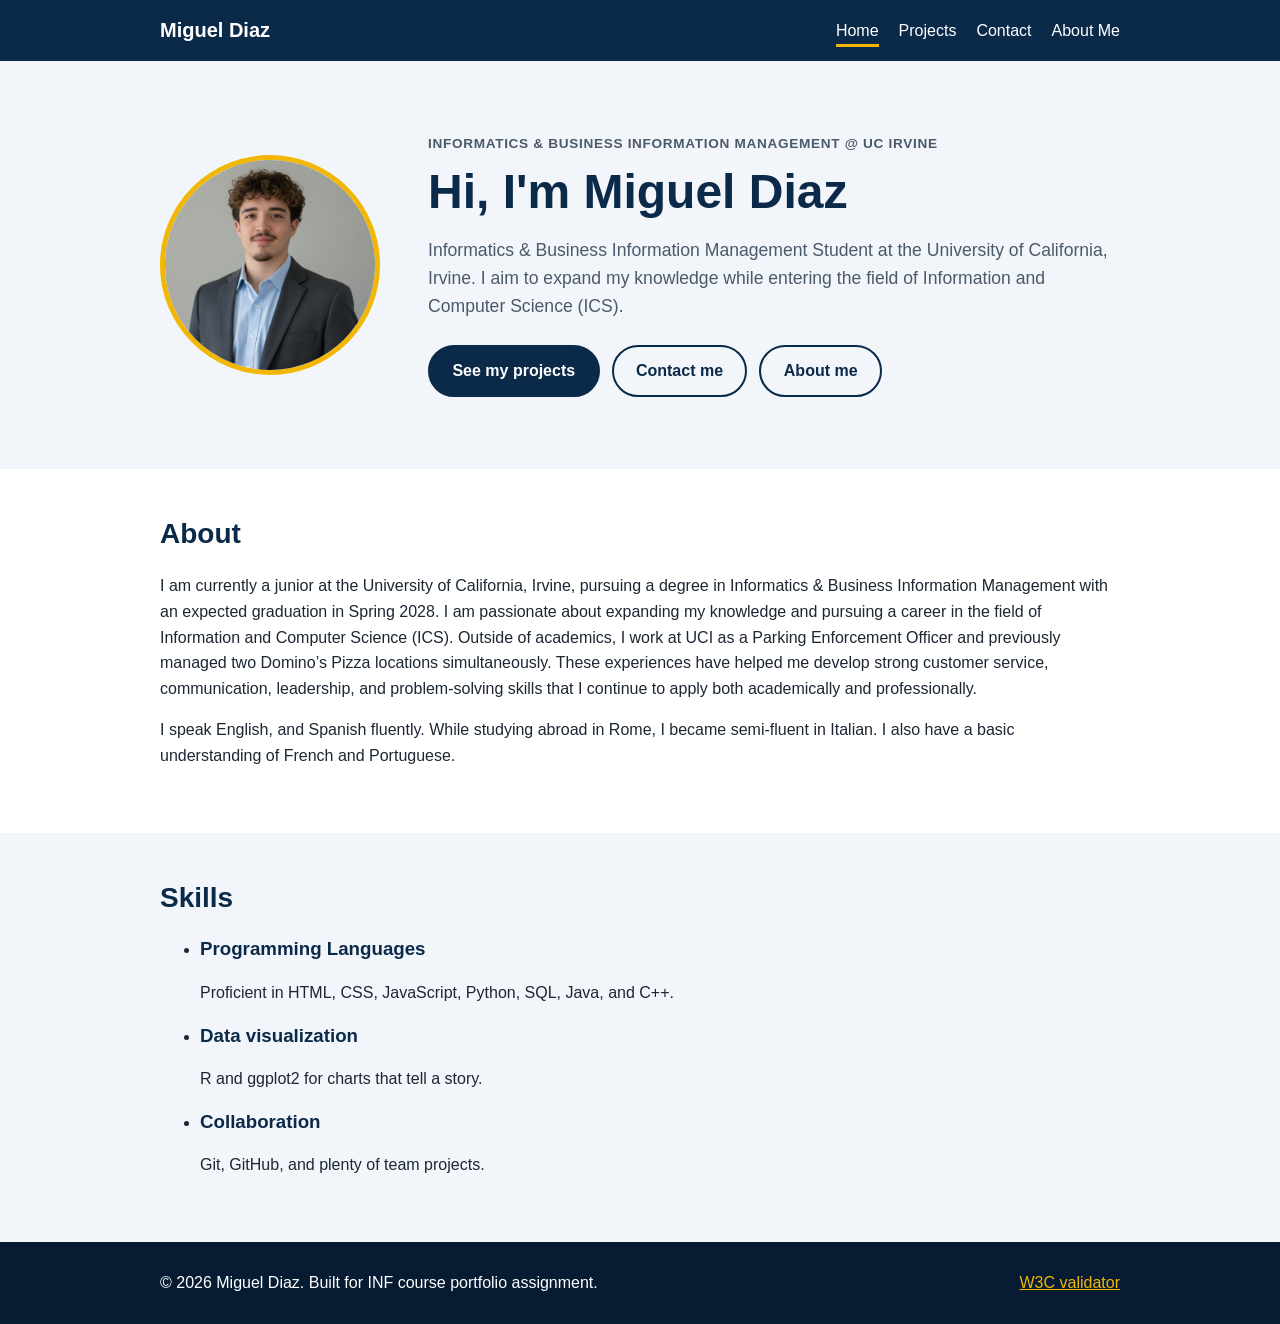
<file: index.html>
<!doctype html>
<html lang="en">

<!--
WRITTEN BY: Miguel Diaz
EMAIL: mdiazqui@uci.edu
-->

<head>
  <meta charset="utf-8">
  <meta name="viewport" content="width=device-width, initial-scale=1">
  <meta name="author" content="Miguel Diaz">
  <meta name="description" content="Portfolio of Miguel Diaz, an Informatics & Business Information Management student at UC Irvine.">
  <link rel="preconnect" href="https://fonts.googleapis.com">
  <link rel="preconnect" href="https://fonts.gstatic.com" crossorigin>
  <link href="https://fonts.googleapis.com/css2?family=Roboto:wght@400;700&display=swap" rel="stylesheet">
  <link rel="stylesheet" href="css/style.css">
  <title>Miguel Diaz | Portfolio</title>
</head>

<body>
  <a class="skip-link" href="#main-content">Skip to main content</a>
  <header class = "site-header">
    <div class = "container header-inner">
      <a class="brand" href="index.html">Miguel Diaz</a>
      <nav aria-label="main navigation">
        <ul class = "nav-list">
          <li><a href="index.html" aria-current="page">Home</a></li>
          <li><a href="projects.html">Projects</a></li>
          <li><a href="contact.html">Contact</a></li>
          <li><a href="about_me.html">About Me</a></li>
        </ul>
      </nav>
    </div>
  </header>

  <main id="main">
    <section class="hero">
      <div class= "container hero-inner">
        <img class="profile-img" src="images/profile.png" width = "200" height = "220" 
          alt="Profile picture Miguel Diaz">
        <div class="hero-text">
          <p class="eyebrow"> Informatics & Business Information Management @ UC Irvine</p>
          <h1>Hi, I'm Miguel Diaz</h1>
          <p class = "lead">Informatics & Business Information Management Student at the University of California, Irvine. I aim to expand 
                            my knowledge while entering the field of Information and Computer Science (ICS).</p>
          <p class = "button-row"> 
            <a class="btn btn-primary" href="projects.html"> See my projects </a>
            <a class="btn btn-secondary" href="contact.html"> Contact me </a>
            <a class="btn btn-secondary" href="about_me.html"> About me </a>
          </p>
        </div>
      </div>
    </section>

    <section class="section" aria-labelledby="about-heading">
      <div class="container">
        <h2 id="about-heading">About</h2>
        <p> I am currently a junior at the University of California, Irvine, pursuing a degree in Informatics & Business Information Management
           with an expected graduation in Spring 2028. I am passionate about expanding my knowledge and pursuing a career in the field of 
           Information and Computer Science (ICS). Outside of academics, I work at UCI as a Parking Enforcement Officer and previously managed 
           two Domino’s Pizza locations simultaneously. These experiences have helped me develop strong customer service, communication, 
           leadership, and problem-solving skills that I continue to apply both academically and professionally.

        </p>
        <p> 
          I speak English, and Spanish fluently. While studying abroad in Rome, I became semi-fluent in Italian. 
          I also have a basic understanding of French and Portuguese. 
        </p>
      </div>
    </section>

    <section class="section section-alt" aria-labelledby="skills-heading">
      <div class="container">
        <h2 id="skills-heading">Skills</h2>
        <ul class="skills-list">
          <li class="skill">
            <h3> Programming Languages</h3>
            <p> Proficient in HTML, CSS, JavaScript, Python, SQL, Java, and C++.</p>
          </li>
          <li class="skill">
            <h3> Data visualization</h3>
            <p> R and ggplot2 for charts that tell a story.</p>
          </li>
          <li class="skill">
            <h3> Collaboration</h3>
            <p> Git, GitHub, and plenty of team projects. </p>
          </li>
        </ul>
      </div>
    </section>
  </main>

  <footer class="site-footer">
    <div class="container footer-inner">
      <p>&copy; 2026 Miguel Diaz. Built for INF course portfolio assignment. </p>
      <p>
        <a href="http://validator.w3.org/check?uri=referer">
       W3C validator
        </a>
     </p>
    </div>
  </footer>
</body>

</html>
</file>
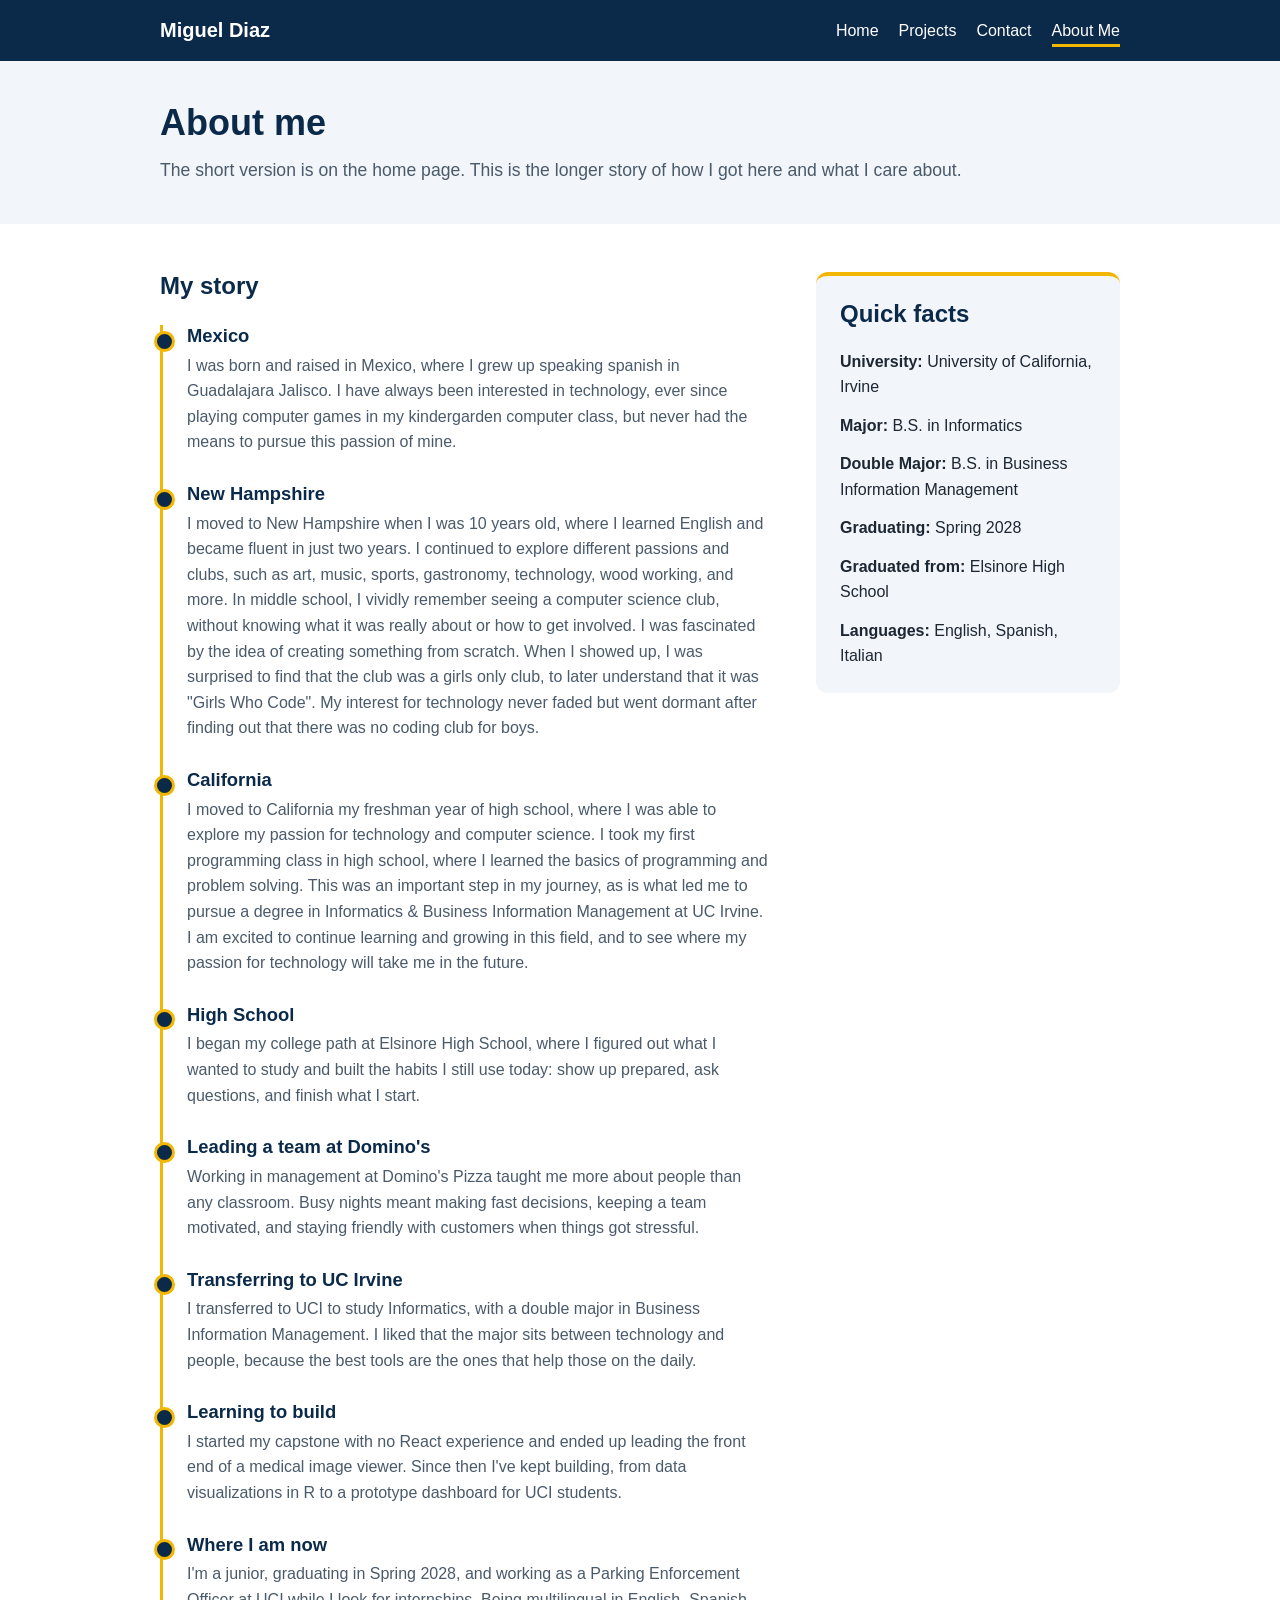
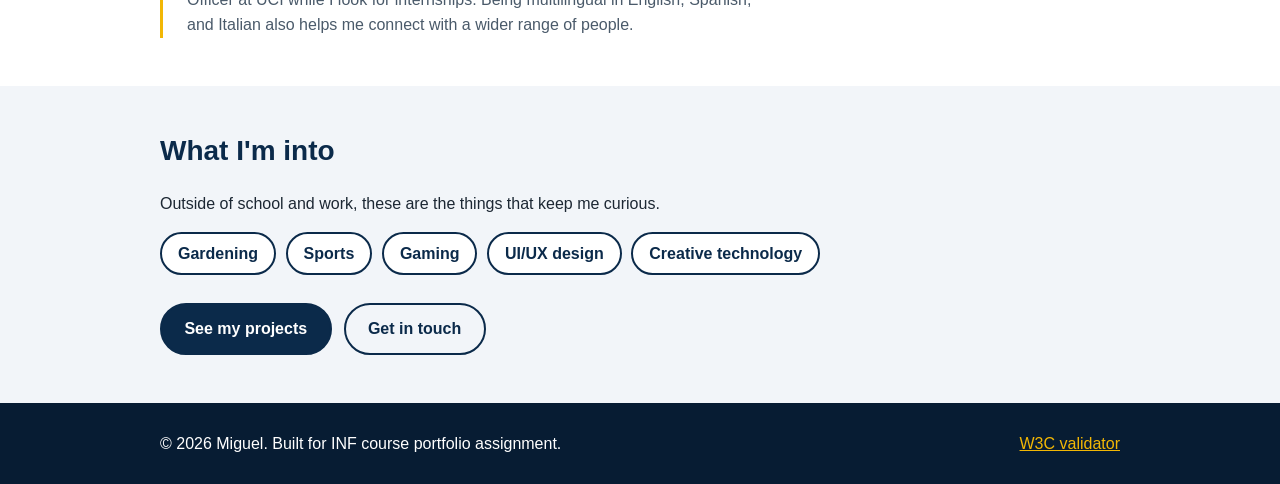
<file: about_me.html>
<!doctype html>
<html lang="en">

<!--
WRITTEN BY: Miguel Diaz 
EMAIL: mdiazqui@uci.edu
-->



<head>
  <meta charset="utf-8">
  <meta name="viewport" content="width=device-width, initial-scale=1">
  <meta name="author" content="Miguel Diaz">
  <meta name="description" content="The longer story of Miguel, an Informatics student at UC Irvine: 
  where I started, what I've learned, and what I'm into.">
  <link rel="preconnect" href="https://fonts.googleapis.com">
  <link rel="preconnect" href="https://fonts.gstatic.com" crossorigin>
  <link href="https://fonts.googleapis.com/css2?family=Roboto:wght@400;700&display=swap" rel="stylesheet">
  <link rel="stylesheet" href="css/style.css">
  <title>About Me | Miguel Diaz</title>
</head>



<body>
  <a class="skip-link" href="#main">Skip to main content</a>
  <header class = "site-header">
    <div class = "container header-inner">
      <a class="brand" href="index.html">Miguel Diaz</a>
      <nav aria-label="main navigation">
        <ul class = "nav-list">
          <li><a href="index.html">Home</a></li>
          <li><a href="projects.html">Projects</a></li>
          <li><a href="contact.html">Contact</a></li>
          <li><a href="about_me.html" aria-current="page">About Me</a></li>
        </ul>
      </nav>
    </div>
  </header>
  

  <main id="main">
    <section class="page-intro">
      <div class="container">
        <h1>About me</h1>
        <p class="lead">
          The short version is on the home page. This is the longer story of how I got
          here and what I care about.
        </p>
      </div>
    </section>
 
    <section class="section" aria-labelledby="story-heading">
      <div class="container about-layout">
        <div class="about-main">
          <h2 id="story-heading">My story</h2>
          <ol class="timeline">
            <li>
              <h3>Mexico</h3>
              <p>
                I was born and raised in Mexico, where I grew up speaking spanish in Guadalajara Jalisco. I have always been interested in technology, 
                ever since playing computer games in my kindergarden computer class, but never had the means to pursue this passion of mine.
              </p>
            </li>
            <li>
              <h3>New Hampshire</h3>
              <p>
                I moved to New Hampshire when I was 10 years old, where I learned English and became fluent in just two years. 
                I continued to explore different passions and clubs, such as art, music, sports, gastronomy, technology, wood working, and more. 
                In middle school, I vividly remember seeing a computer science club, without knowing what it was really about or how to get involved.
                I was fascinated by the idea of creating something from scratch. When I showed up, I was surprised to find that the club was a girls only 
                club, to later understand that it was "Girls Who Code". My interest for technology never faded but went dormant after finding out that there 
                was no coding club for boys.
              </p>
            </li>
            <li>
              <h3>California</h3>
              <p>
                I moved to California my freshman year of high school, where I was able to explore my passion for technology and computer science. I took my first programming class in high school, 
                where I learned the basics of programming and problem solving. This was an important step in my journey, as is what led me to pursue a degree in Informatics & Business Information Management at UC Irvine. 
                I am excited to continue learning and growing in this field, and to see where my passion for technology will take me in the future.
              </p>
            </li>
            <li>
              <h3>High School</h3>
              <p>
                I began my college path at Elsinore High School, where I figured out
                what I wanted to study and built the habits I still use today: show up
                prepared, ask questions, and finish what I start.
              </p>
            </li>
            <li>
              <h3>Leading a team at Domino's</h3>
              <p>
                Working in management at Domino's Pizza taught me more about people than
                any classroom. Busy nights meant making fast decisions, keeping a team
                motivated, and staying friendly with customers when things got stressful.
              </p>
            </li>
            <li>
              <h3>Transferring to UC Irvine</h3>
              <p>
                I transferred to UCI to study Informatics, with a double major in Business Information
                Management. I liked that the major sits between technology and people,
                because the best tools are the ones that help those on the daily.
              </p>
            </li>
            <li>
              <h3>Learning to build</h3>
              <p>
                I started my capstone with no React experience and ended up leading the
                front end of a medical image viewer. Since then I've kept building, from
                data visualizations in R to a prototype dashboard for UCI students.
              </p>
            </li>
            <li>
              <h3>Where I am now</h3>
              <p>
                I'm a junior, graduating in Spring 2028, and working as a Parking
                Enforcement Officer at UCI while I look for internships. Being
                multilingual in English, Spanish, and Italian also helps me connect with
                a wider range of people.
              </p>
            </li>
          </ol>
        </div>
 
        <aside class="facts" aria-labelledby="facts-heading">
          <h2 id="facts-heading">Quick facts</h2>
          <ul class="facts-list">
            <li><strong>University:</strong> University of California, Irvine</li>
            <li><strong>Major:</strong> B.S. in Informatics</li>
            <li><strong>Double Major:</strong> B.S. in Business Information Management</li>
            <li><strong>Graduating:</strong> Spring 2028</li>
            <li><strong>Graduated from:</strong> Elsinore High School</li>
            <li><strong>Languages:</strong> English, Spanish, Italian</li>
          </ul>
        </aside>
      </div>
    </section>
 
    <section class="section section-alt" aria-labelledby="interests-heading">
      <div class="container">
        <h2 id="interests-heading">What I'm into</h2>
        <p>
          Outside of school and work, these are the things that keep me curious.
        </p>
        <ul class="tag-list">
          <li> Gardening</li>
          <li>Sports</li>
          <li>Gaming</li>
          <li>UI/UX design</li>
          <li>Creative technology</li>
        </ul>
        <p class="button-row">
          <a class="btn btn-primary" href="projects.html">See my projects</a>
          <a class="btn btn-secondary" href="contact.html">Get in touch</a>
        </p>
      </div>
    </section>
  </main>
 
  <footer class="site-footer">
    <div class="container footer-inner">
      <p>&copy; 2026 Miguel. Built for INF course portfolio assignment.</p>
      <p>
        <a href="http://validator.w3.org/check?uri=referer">W3C validator</a>
      </p>
    </div>
  </footer>
</body>
</file>
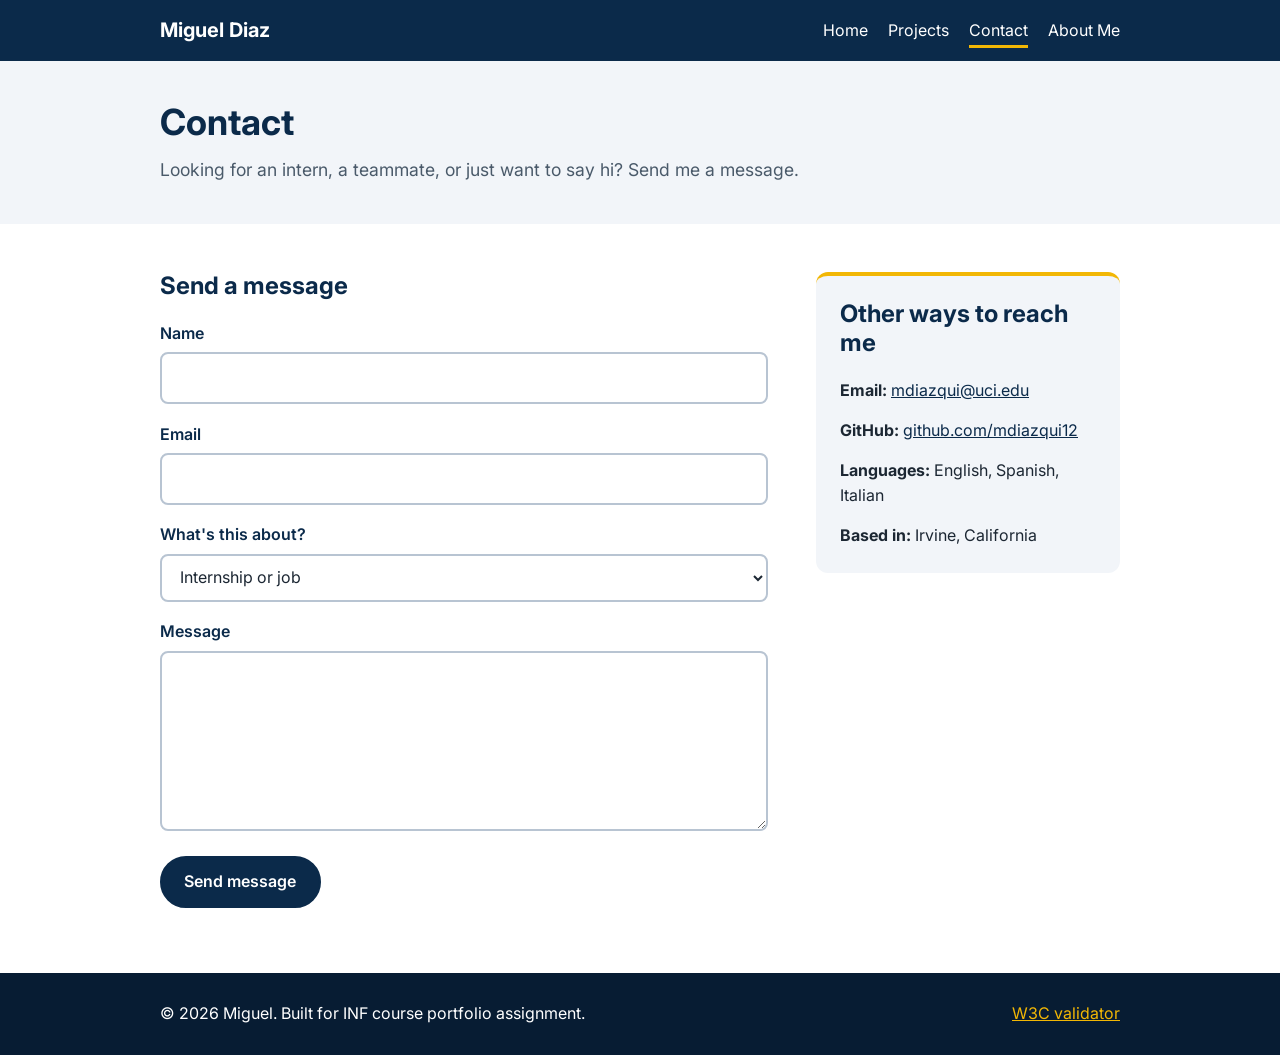
<file: contact.html>
<!doctype html>
<html lang="en">

<!--
WRITTEN BY: Miguel Diaz 
EMAIL: mdiazqui@uci.edu
-->


<head>
  <meta charset="utf-8">
  <meta name="viewport" content="width=device-width, initial-scale=1">
  <meta name="author" content="Miguel Diaz">
  <meta name="description" content="Contact Miguel Diaz, about interships, jobs, or projects.">
  <link rel="preconnect" href="https://fonts.googleapis.com">
  <link rel="preconnect" href="https://fonts.gstatic.com" crossorigin>
  <link href="https://fonts.googleapis.com/css2?family=Inter:wght@400;700&amp;display=swap" rel="stylesheet">
  <link rel="stylesheet" href="css/style.css">
  <title>Contact | Miguel Diaz</title>
</head>



<body>
  <a class="skip-link" href="#main-content">Skip to main content</a>
  <header class = "site-header">
    <div class = "container header-inner">
      <a class="brand" href="index.html">Miguel Diaz</a>
      <nav aria-label="main navigation">
        <ul class = "nav-list">
          <li><a href="index.html">Home</a></li>
          <li><a href="projects.html">Projects</a></li>
          <li><a href="contact.html" aria-current="page">Contact</a></li>
          <li><a href="about_me.html">About Me</a></li>
        </ul>
      </nav>
    </div>
  </header>

  
  <main id="main">
    <section class="page-intro">
      <div class="container">
        <h1>Contact</h1>
        <p class="lead">
          Looking for an intern, a teammate, or just want to say hi? Send me a message.
        </p>
      </div>
    </section>
 
    <section class="section" aria-labelledby="form-heading">
      <div class="container contact-layout">
        <div class="contact-form-wrap">
          <h2 id="form-heading">Send a message</h2>
          <form class="contact-form" action="mailto:mdiazqui@uci.edu" method="post" enctype="text/plain">
            <p>
              <label for="name">Name</label>
              <input type="text" id="name" name="name" autocomplete="name" required>
            </p>
            <p>
              <label for="email">Email</label>
              <input type="email" id="email" name="email" autocomplete="email" required>
            </p>
            <p>
              <label for="reason">What's this about?</label>
              <select id="reason" name="reason">
                <option value="internship">Internship or job</option>
                <option value="project">Project or collaboration</option>
                <option value="other">Something else</option>
              </select>
            </p>
            <p>
              <label for="message">Message</label>
              <textarea id="message" name="message" rows="6" required></textarea>
            </p>
            <p>
              <button class="btn btn-primary" type="submit">Send message</button>
            </p>
          </form>
        </div>
 
        <aside class="contact-aside" aria-labelledby="aside-heading">
          <h2 id="aside-heading">Other ways to reach me</h2>
          <ul class="contact-list">
            <li>
              <strong>Email:</strong>
              <a href="mailto:mdiazqui@uci.edu">mdiazqui@uci.edu</a>
            </li>
            <li>
              <strong>GitHub:</strong>
              <a href="https://github.com/mdiazqui12">github.com/mdiazqui12</a>
            </li>
            <li>
              <strong>Languages:</strong>
              English, Spanish, Italian
            </li>
            <li>
              <strong>Based in:</strong>
              Irvine, California
            </li>
          </ul>
        </aside>
      </div>
    </section>
  </main>
 
  <footer class="site-footer">
    <div class="container footer-inner">
      <p>&copy; 2026 Miguel. Built for INF course portfolio assignment.</p>
      <p>
        <a href="http://validator.w3.org/check?uri=referer">W3C validator</a>
      </p>
    </div>
  </footer>
  
</body>

</html>
</file>
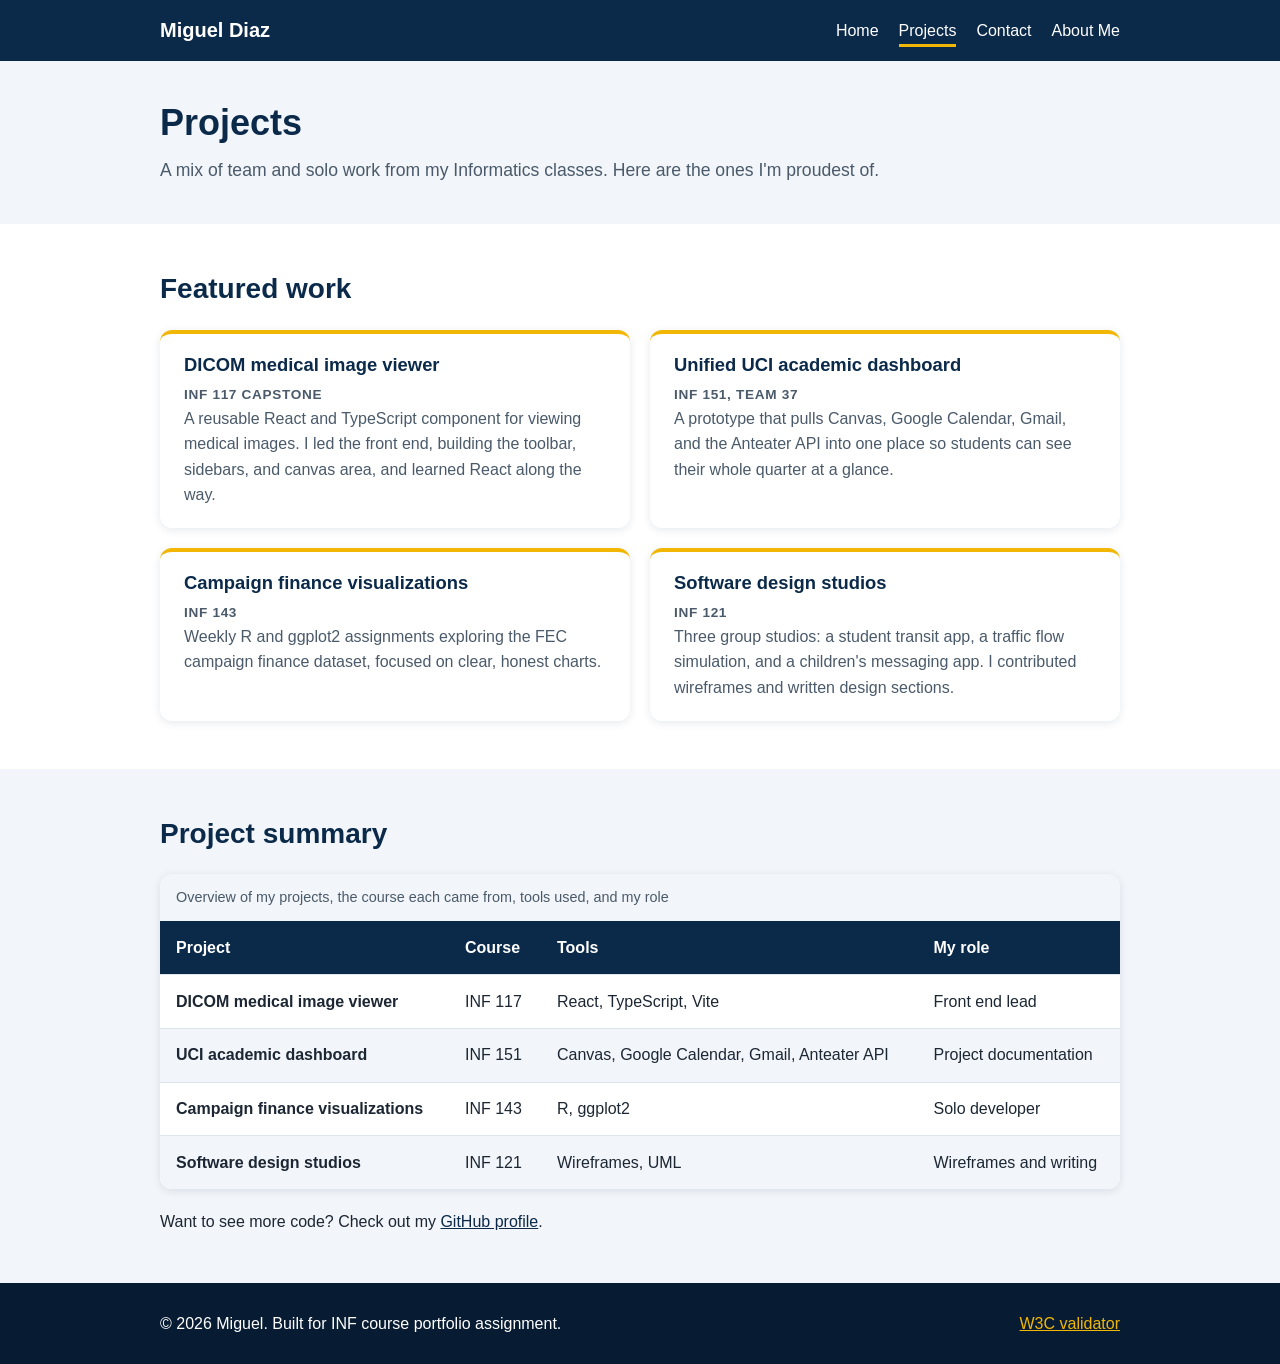
<file: projects.html>
<!doctype html>
<html lang="en">

<!--
WRITTEN BY: Miguel Diaz 
EMAIL: mdiazqui@uci.edu
-->

<head>
  <meta charset="utf-8">
  <meta name="viewport" content="width=device-width, initial-scale=1">
  <meta name="author" content="Miguel">
  <meta name="description" content="Projects by Miguel, including a medical image viewer, a UCI academic dashboard, and data visualizations.">
  <link rel="preconnect" href="https://fonts.googleapis.com">
  <link rel="preconnect" href="https://fonts.gstatic.com" crossorigin> 
  <link href="https://fonts.googleapis.com/css2?family=Roboto:wght@400;700&display=swap" rel="stylesheet">  <link rel="stylesheet" href="css/style.css">
  <title>Projects | Miguel</title>
</head>

<body>
  <a class="skip-link" href="#main">Skip to main content</a>

  <header class="site-header">
    <div class="container header-inner">
      <a class="brand" href="index.html">Miguel Diaz</a>
      <nav aria-label="Main navigation">
        <ul class="nav-list">
          <li><a href="index.html">Home</a></li>
          <li><a href="projects.html" aria-current="page">Projects</a></li>
          <li><a href="contact.html">Contact</a></li>
          <li><a href="about_me.html">About Me</a></li>
        </ul>
      </nav>
    </div>
  </header>

  <main id="main">
    <section class="page-intro">
      <div class="container">
        <h1>Projects</h1>
        <p class="lead">
          A mix of team and solo work from my Informatics classes. Here are the ones
          I'm proudest of.
        </p>
      </div>
    </section>

    <section class="section" aria-labelledby="featured-heading">
      <div class="container">
        <h2 id="featured-heading">Featured work</h2>
        <ul class="card-grid card-grid-two">
          <li class="card">
            <h3>DICOM medical image viewer</h3>
            <p class="meta">INF 117 capstone</p>
            <p>
              A reusable React and TypeScript component for viewing medical images.
              I led the front end, building the toolbar, sidebars, and canvas area,
              and learned React along the way.
            </p>
          </li>
          <li class="card">
            <h3>Unified UCI academic dashboard</h3>
            <p class="meta">INF 151, Team 37</p>
            <p>
              A prototype that pulls Canvas, Google Calendar, Gmail, and the Anteater
              API into one place so students can see their whole quarter at a glance.
            </p>
          </li>
          <li class="card">
            <h3>Campaign finance visualizations</h3>
            <p class="meta">INF 143</p>
            <p>
              Weekly R and ggplot2 assignments exploring the FEC campaign finance
              dataset, focused on clear, honest charts.
            </p>
          </li>
          <li class="card">
            <h3>Software design studios</h3>
            <p class="meta">INF 121</p>
            <p>
              Three group studios: a student transit app, a traffic flow simulation,
              and a children's messaging app. I contributed wireframes and written
              design sections.
            </p>
          </li>
        </ul>
      </div>
    </section>

    <section class="section section-alt" aria-labelledby="summary-heading">
      <div class="container">
        <h2 id="summary-heading">Project summary</h2>
        <div class="table-wrap" role="region" aria-labelledby="summary-heading" tabindex="0">
          <table class="project-table">
            <caption>Overview of my projects, the course each came from, tools used, and my role</caption>
            <thead>
              <tr>
                <th scope="col" id="col-project">Project</th>
                <th scope="col" id="col-course">Course</th>
                <th scope="col" id="col-tools">Tools</th>
                <th scope="col" id="col-role">My role</th>
              </tr>
            </thead>
            <tbody>
              <tr>
                <th scope="row" id="row-dicom" headers="col-project">DICOM medical image viewer</th>
                <td headers = "row-dicom col-course">INF 117</td>
                <td headers = "row-dicom col-tools">React, TypeScript, Vite</td>
                <td headers = "row-dicom col-role">Front end lead</td>
              </tr>
              <tr>
                <th scope="row" id="row-dashboard" headers="col-project">UCI academic dashboard</th>
                <td headers = "row-dashboard col-course">INF 151</td>
                <td headers = "row-dashboard col-tools">Canvas, Google Calendar, Gmail, Anteater API</td>
                <td headers = "row-dashboard col-role">Project documentation</td>
              </tr>
              <tr>
                <th scope="row" id="row-finance" headers="col-project">Campaign finance visualizations</th>
                <td headers = "row-finance col-course">INF 143</td>
                <td headers = "row-finance col-tools">R, ggplot2</td>
                <td headers = "row-finance col-role">Solo developer</td>
              </tr>
              <tr>
                <th scope="row" id="row-studios" headers="col-project">Software design studios</th>
                <td headers = "row-studios col-course">INF 121</td>
                <td headers = "row-studios col-tools">Wireframes, UML</td>
                <td headers = "row-studios col-role">Wireframes and writing</td>
              </tr>
            </tbody>
          </table>
        </div>
        <p class="note">
          Want to see more code? Check out my
          <a href="https://github.com/mdiazqui12">GitHub profile</a>.
        </p>
      </div>
    </section>
  </main>

  <footer class="site-footer">
    <div class="container footer-inner">
      <p>&copy; 2026 Miguel. Built for INF course portfolio assignment.</p>
      <p>
        <a href="http://validator.w3.org/check?uri=referer">W3C validator</a>
      </p>
    </div>
  </footer>
</body>

</html>
</file>
<file: css/style.css>
:root {
  --navy: #0b2a4a;
  --navy-dark: #071c33;
  --gold: #f2b705;
  --text: #1c2733;
  --muted: #4a5a6a;
  --bg: #ffffff;
  --bg-alt: #f2f5f9;
  --radius: 12px;
}


* {
  box-sizing: border-box;
}
 
body {
  margin: 0;
  font-family: "Inter", "Helvetica Neue", Arial, sans-serif;
  line-height: 1.6;
  color: var(--text);
  background: var(--bg);
}
 
img {
  max-width: 100%;
  height: auto;
}
 
a {
  color: var(--navy);
}
 
a:hover,
a:focus {
  color: var(--navy-dark);
}
 
:focus-visible {
  outline: 3px solid var(--gold);
  outline-offset: 3px;
}
 
h1, h2, h3 {
  line-height: 1.2;
  color: var(--navy);
}
 
.container {
  width: 100%;
  max-width: 1000px;
  margin: 0 auto;
  padding: 0 1.25rem;
}
 
/* ---------- Skip link (accessibility) ---------- */
.skip-link {
  position: absolute;
  left: -999px;
  top: 0;
  background: var(--gold);
  color: var(--navy-dark);
  padding: 0.75rem 1rem;
  z-index: 100;
}
 
.skip-link:focus {
  left: 0;
}
 
/* ---------- Header and nav ---------- */
.site-header {
  background: var(--navy);
  position: sticky;
  top: 0;
  z-index: 50;
}
 
.header-inner {
  display: flex;
  flex-wrap: wrap;
  align-items: center;
  justify-content: space-between;
  gap: 0.5rem 1.5rem;
  padding-top: 0.9rem;
  padding-bottom: 0.9rem;
}
 
.brand {
  color: #ffffff;
  font-weight: 700;
  font-size: 1.25rem;
  text-decoration: none;
}
 
.nav-list {
  display: flex;
  flex-wrap: wrap;
  gap: 0.25rem 1.25rem;
  list-style: none;
  margin: 0;
  padding: 0;
}
 
.nav-list a {
  color: #ffffff;
  text-decoration: none;
  padding: 0.35rem 0;
  border-bottom: 3px solid transparent;
}
 
.nav-list a:hover,
.nav-list a:focus,
.nav-list a[aria-current="page"] {
  color: #ffffff;
  border-bottom-color: var(--gold);
}
 
/* ---------- Hero ---------- */
.hero {
  background: var(--bg-alt);
  padding: 3rem 0;
}
 
.hero-inner {
  display: flex;
  flex-direction: column;
  align-items: center;
  gap: 2rem;
  text-align: center;
}
 
.profile-img {
  width: 180px;
  border-radius: 50%;
  border: 5px solid var(--gold);
  background: #ffffff;
}
 
.eyebrow {
  margin: 0 0 0.5rem;
  font-weight: 600;
  letter-spacing: 0.05em;
  text-transform: uppercase;
  color: var(--muted);
  font-size: 0.85rem;
}
 
.hero h1 {
  margin: 0 0 1rem;
  font-size: 2.25rem;
}
 
.lead {
  font-size: 1.1rem;
  color: var(--muted);
  margin: 0 0 1.5rem;
}
 
.button-row {
  display: flex;
  flex-wrap: wrap;
  justify-content: center;
  gap: 0.75rem;
  margin: 0;
}
 
/* ---------- Buttons ---------- */
.btn {
  display: inline-block;
  padding: 0.7rem 1.4rem;
  border-radius: 999px;
  font-weight: 600;
  text-decoration: none;
  border: 2px solid var(--navy);
}
 
.btn-primary {
  background: var(--navy);
  color: #ffffff;
}
 
.btn-primary:hover,
.btn-primary:focus {
  background: var(--navy-dark);
  color: #ffffff;
}
 
.btn-secondary {
  background: transparent;
  color: var(--navy);
}
 
.btn-secondary:hover,
.btn-secondary:focus {
  background: var(--navy);
  color: #ffffff;
}
 
/* ---------- Sections ---------- */
.section {
  padding: 3rem 0;
}
 
.section-alt {
  background: var(--bg-alt);
}
 
.section h2 {
  margin-top: 0;
  font-size: 1.75rem;
}
 
/* ---------- Card grid ---------- */
.card-grid {
  display: grid;
  grid-template-columns: 1fr;
  gap: 1.25rem;
  list-style: none;
  margin: 1.5rem 0 0;
  padding: 0;
}
 
.card {
  background: #ffffff;
  padding: 1.25rem 1.5rem;
  border-radius: var(--radius);
  border-top: 4px solid var(--gold);
  box-shadow: 0 2px 8px rgba(11, 42, 74, 0.1);
}
 
.card h3 {
  margin: 0 0 0.5rem;
  font-size: 1.15rem;
}
 
.card p {
  margin: 0;
  color: var(--muted);
}
 
/* ---------- Footer ---------- */
.site-footer {
  background: var(--navy-dark);
  color: #ffffff;
  padding: 1.5rem 0;
}
 
.site-footer p {
  margin: 0.25rem 0;
}
 
.site-footer a {
  color: var(--gold);
}
 
.footer-inner {
  display: flex;
  flex-wrap: wrap;
  justify-content: space-between;
  gap: 0.5rem 1.5rem;
}
 
/* ---------- Tablet and up ---------- */
@media (min-width: 700px) {
  .hero {
    padding: 4.5rem 0;
  }
 
  .hero-inner {
    flex-direction: row;
    text-align: left;
    gap: 3rem;
  }
 
  .profile-img {
    width: 220px;
    flex-shrink: 0;
  }
 
  .hero h1 {
    font-size: 3rem;
  }
 
  .button-row {
    justify-content: flex-start;
  }
 
  .card-grid {
    grid-template-columns: repeat(3, 1fr);
  }
}





/* ==========================================================
   Projects page
   ========================================================== */

.page-intro {
  background: var(--bg-alt);
  padding: 2.5rem 0;
}

.page-intro h1 {
  margin: 0 0 0.75rem;
  font-size: 2.25rem;
}

.page-intro .lead {
  margin: 0;
}

.meta {
  margin: 0 0 0.5rem;
  font-size: 0.85rem;
  font-weight: 600;
  letter-spacing: 0.05em;
  text-transform: uppercase;
  color: var(--muted);
}

/* ---------- Table ---------- */
.table-wrap {
  overflow-x: auto;
  margin-top: 1.5rem;
  border-radius: var(--radius);
  box-shadow: 0 2px 8px rgba(11, 42, 74, 0.1);
}

.project-table {
  width: 100%;
  min-width: 560px;
  border-collapse: collapse;
  background: #ffffff;
}

.project-table caption {
  padding: 0.75rem 1rem;
  text-align: left;
  font-size: 0.9rem;
  color: var(--muted);
}

.project-table th,
.project-table td {
  padding: 0.85rem 1rem;
  text-align: left;
  border-top: 1px solid #dde4ec;
}

.project-table thead th {
  background: var(--navy);
  color: #ffffff;
  border-top: none;
}

.project-table tbody tr:nth-child(even) {
  background: var(--bg-alt);
}

.note {
  margin: 1.25rem 0 0;
}

/* ---------- Tablet and up ---------- */
@media (min-width: 700px) {
  .card-grid-two {
    grid-template-columns: repeat(2, 1fr);
  }
}


/* ==========================================================
   Contact page
   ========================================================== */

.contact-layout {
  display: grid;
  grid-template-columns: 1fr;
  gap: 2rem;
}

.contact-form-wrap h2,
.contact-aside h2 {
  margin-top: 0;
  font-size: 1.5rem;
}

.contact-form p {
  margin: 0 0 1.1rem;
}

.contact-form label {
  display: block;
  margin-bottom: 0.35rem;
  font-weight: 600;
  color: var(--navy);
}

.contact-form input,
.contact-form select,
.contact-form textarea {
  width: 100%;
  padding: 0.7rem 0.85rem;
  font: inherit;
  color: var(--text);
  background: #ffffff;
  border: 2px solid #b8c4d2;
  border-radius: 8px;
}

.contact-form input:focus,
.contact-form select:focus,
.contact-form textarea:focus {
  border-color: var(--navy);
}

.contact-form textarea {
  resize: vertical;
}

.contact-form button {
  cursor: pointer;
  font: inherit;
  font-weight: 600;
}

.contact-aside {
  background: var(--bg-alt);
  padding: 1.5rem;
  border-radius: var(--radius);
  border-top: 4px solid var(--gold);
  align-self: start;
}

.contact-list {
  list-style: none;
  margin: 0;
  padding: 0;
}

.contact-list li {
  margin-bottom: 0.9rem;
  overflow-wrap: anywhere;
}

.contact-list li:last-child {
  margin-bottom: 0;
}

/* ---------- Tablet and up ---------- */
@media (min-width: 700px) {
  .contact-layout {
    grid-template-columns: 2fr 1fr;
    gap: 3rem;
  }
}


/* ==========================================================
   About page
   ========================================================== */

.about-layout {
  display: grid;
  grid-template-columns: 1fr;
  gap: 2rem;
}

.about-main h2,
.facts h2 {
  margin-top: 0;
  font-size: 1.5rem;
}

/* ---------- Timeline ---------- */
.timeline {
  list-style: none;
  margin: 1.5rem 0 0;
  padding: 0 0 0 1.5rem;
  border-left: 3px solid var(--gold);
}

.timeline li {
  position: relative;
  margin-bottom: 1.75rem;
}

.timeline li:last-child {
  margin-bottom: 0;
}

.timeline li::before {
  content: "";
  position: absolute;
  left: calc(-1.5rem - 9px);
  top: 0.35rem;
  width: 15px;
  height: 15px;
  background: var(--navy);
  border: 3px solid var(--gold);
  border-radius: 50%;
}

.timeline h3 {
  margin: 0 0 0.35rem;
  font-size: 1.15rem;
}

.timeline p {
  margin: 0;
  color: var(--muted);
}

/* ---------- Quick facts ---------- */
.facts {
  background: var(--bg-alt);
  padding: 1.5rem;
  border-radius: var(--radius);
  border-top: 4px solid var(--gold);
  align-self: start;
}

.facts-list {
  list-style: none;
  margin: 0;
  padding: 0;
}

.facts-list li {
  margin-bottom: 0.8rem;
}

.facts-list li:last-child {
  margin-bottom: 0;
}

/* ---------- Interest tags ---------- */
.tag-list {
  display: flex;
  flex-wrap: wrap;
  gap: 0.6rem;
  list-style: none;
  margin: 1rem 0 1.75rem;
  padding: 0;
}

.tag-list li {
  background: #ffffff;
  color: var(--navy);
  font-weight: 600;
  padding: 0.4rem 1rem;
  border: 2px solid var(--navy);
  border-radius: 999px;
}

/* ---------- Tablet and up ---------- */
@media (min-width: 700px) {
  .about-layout {
    grid-template-columns: 2fr 1fr;
    gap: 3rem;
  }
}
</file>
